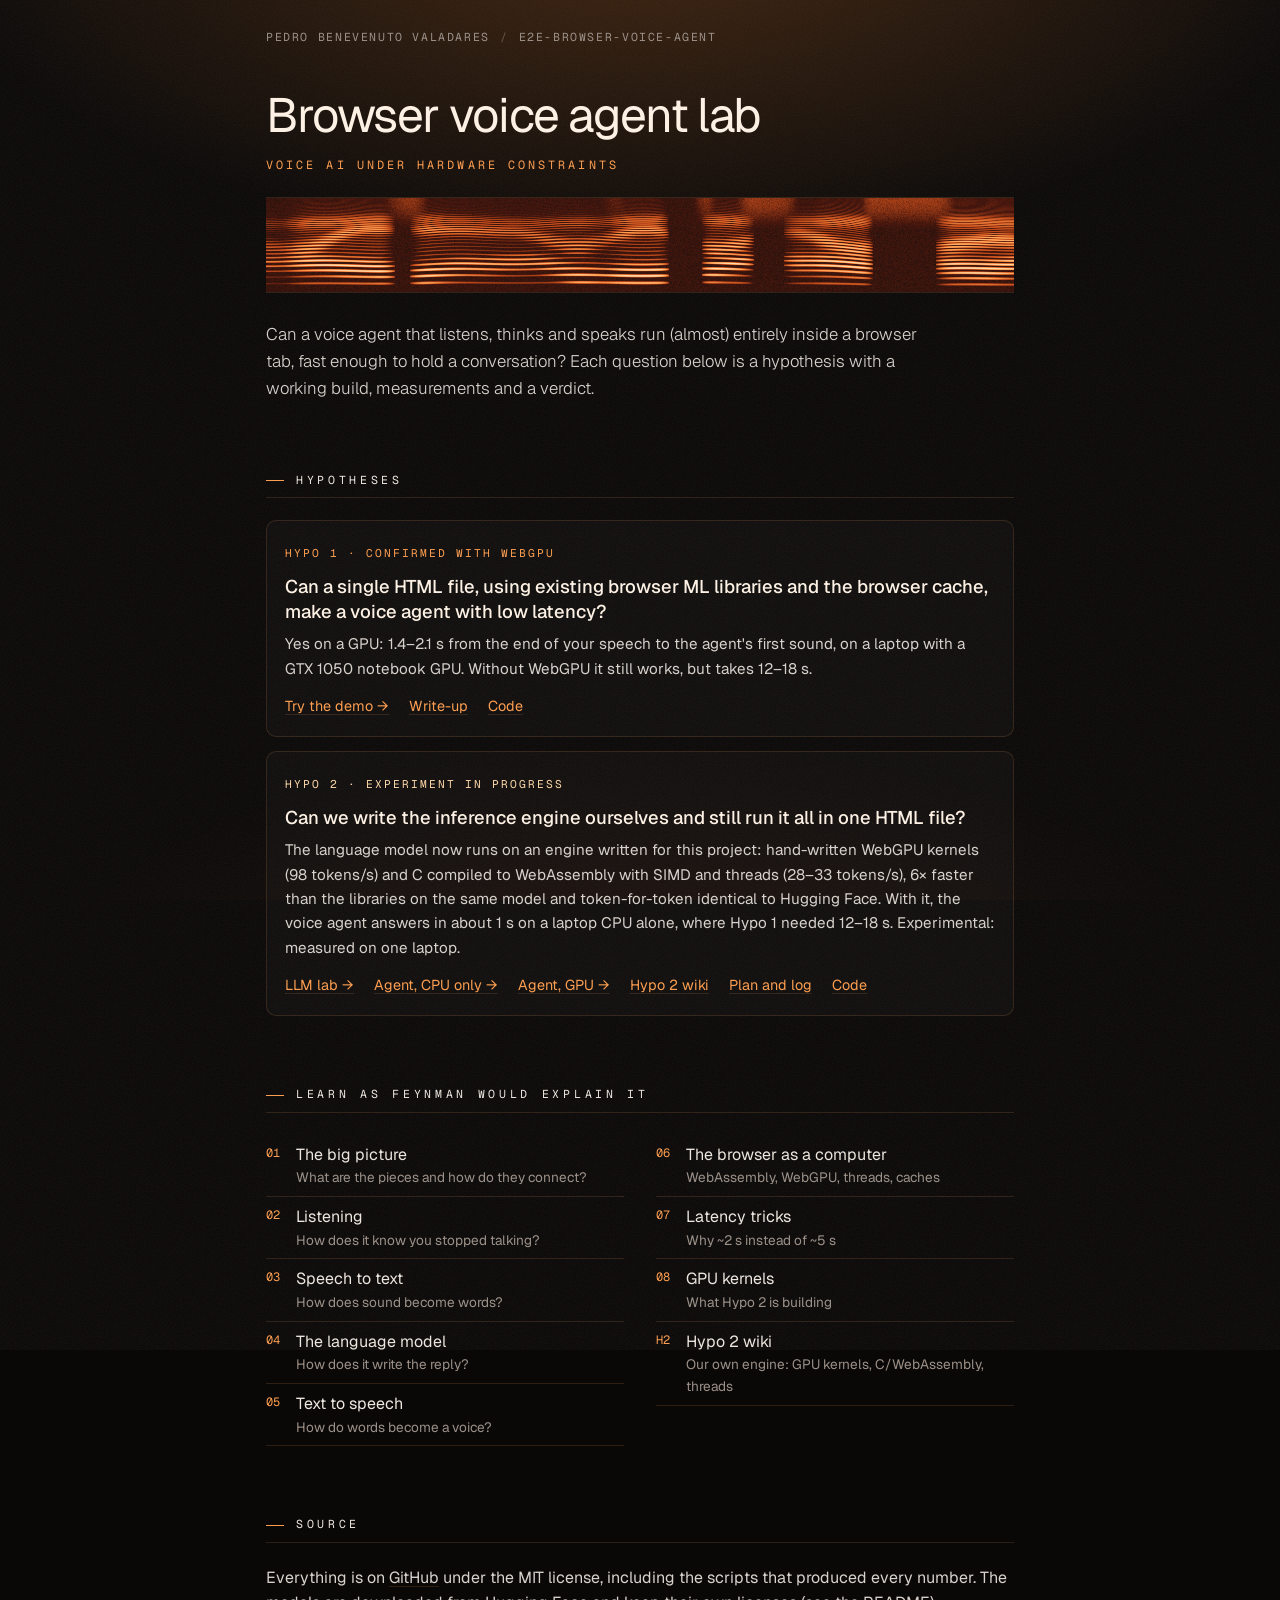
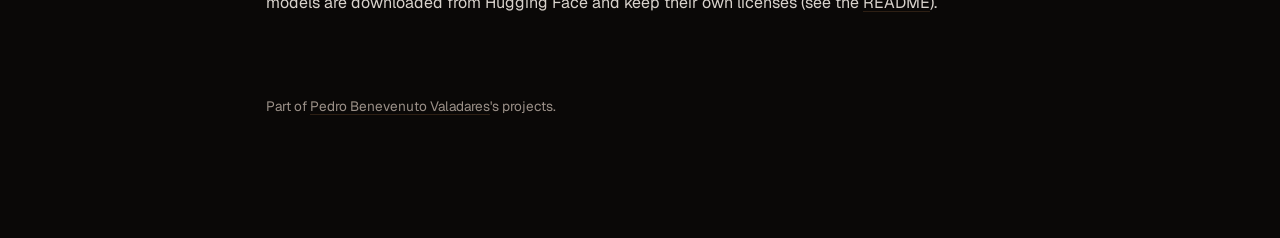
<file: index.html>
<!doctype html>
<html lang="en">
<head>
  <meta charset="utf-8">
  <meta name="viewport" content="width=device-width, initial-scale=1">
  <title>Browser Voice Agent Lab</title>
  <meta name="description" content="Hypotheses and experiments for a voice agent that runs (almost) entirely in the browser.">
  <link rel="icon" href="data:,">
  <link rel="stylesheet" href="assets/amber.css">
  <style>
    #spectrogram { display: block; width: 100%; height: 96px; margin: 4px 0 28px; border-top: 1px solid var(--line); border-bottom: 1px solid var(--line); }
    .hyps { display: grid; gap: 14px; }
    .card h3 { font: 500 1.15rem/1.35 var(--sans); color: #fff3e6; margin: 10px 0 8px; }
    .card p { margin: 0 0 14px; color: var(--soft); font-size: .95rem; }
    .card .links { display: flex; flex-wrap: wrap; gap: 6px 20px; font-size: .9rem; }
    .card .links a { color: var(--accent); }
    .tag.wip { color: #ffd8a8; }
    .wiki { columns: 2; column-gap: 32px; padding: 0; margin: 0; list-style: none; }
    .wiki li { break-inside: avoid; padding: 7px 0; border-bottom: 1px solid var(--line); }
    .wiki a { text-decoration: none; display: flex; gap: 12px; }
    .wiki .n { font: .75rem/1.9 var(--mono); color: var(--accent); width: 18px; flex: none; }
    .wiki .q { color: var(--muted); font-size: .85rem; display: block; }
    .src { color: var(--soft); }
    @media (max-width: 600px) { .wiki { columns: 1; } #spectrogram { height: 80px; } }
  </style>
</head>
<body>
<div class="grain" aria-hidden="true"></div>
<main>
  <nav class="crumbs"><a href="https://pedro1-21gw.github.io/">Pedro Benevenuto Valadares</a><span aria-hidden="true">/</span><span>e2e-browser-voice-agent</span></nav>

  <h1 class="page-title">Browser voice agent lab</h1>
  <p class="kicker">Voice AI under hardware constraints</p>
  <canvas id="spectrogram" aria-hidden="true"></canvas>
  <p class="lede">Can a voice agent that listens, thinks and speaks run (almost) entirely inside a browser tab, fast enough to hold a conversation? Each question below is a hypothesis with a working build, measurements and a verdict.</p>

  <h2 class="ch">Hypotheses</h2>
  <div class="hyps">
    <div class="card">
      <span class="tag">Hypo 1 · confirmed with WebGPU</span>
      <h3>Can a single HTML file, using existing browser ML libraries and the browser cache, make a voice agent with low latency?</h3>
      <p>Yes on a GPU: 1.4–2.1 s from the end of your speech to the agent's first sound, on a laptop with a GTX 1050 notebook GPU. Without WebGPU it still works, but takes 12–18 s.</p>
      <div class="links"><a href="h1-browser-libs/">Try the demo →</a><a href="wiki/?doc=h1-browser-libs/README.md">Write-up</a><a href="https://github.com/Pedro1-21GW/e2e-browser-voice-agent/tree/main/h1-browser-libs">Code</a></div>
    </div>
    <div class="card">
      <span class="tag wip">Hypo 2 · experiment in progress</span>
      <h3>Can we write the inference engine ourselves and still run it all in one HTML file?</h3>
      <p>The language model now runs on an engine written for this project: hand-written WebGPU kernels (98 tokens/s) and C compiled to WebAssembly with SIMD and threads (28–33 tokens/s), 6× faster than the libraries on the same model and token-for-token identical to Hugging Face. With it, the voice agent answers in about 1 s on a laptop CPU alone, where Hypo 1 needed 12–18 s. Experimental: measured on one laptop.</p>
      <div class="links"><a href="h2-own-inference-engine/m1-llm/">LLM lab →</a><a href="h1-browser-libs/?profile=h2cpu">Agent, CPU only →</a><a href="h1-browser-libs/?profile=h2">Agent, GPU →</a><a href="wiki/?doc=h2-own-inference-engine/wiki/Home.md">Hypo 2 wiki</a><a href="wiki/?doc=h2-own-inference-engine/README.md">Plan and log</a><a href="https://github.com/Pedro1-21GW/e2e-browser-voice-agent/tree/main/h2-own-inference-engine">Code</a></div>
    </div>
  </div>

  <h2 class="ch">Learn as Feynman would explain it</h2>
  <ul class="wiki">
    <li><a href="wiki/?p=01-big-picture"><span class="n">01</span><span>The big picture<span class="q">What are the pieces and how do they connect?</span></span></a></li>
    <li><a href="wiki/?p=02-listening-vad"><span class="n">02</span><span>Listening<span class="q">How does it know you stopped talking?</span></span></a></li>
    <li><a href="wiki/?p=03-speech-to-text"><span class="n">03</span><span>Speech to text<span class="q">How does sound become words?</span></span></a></li>
    <li><a href="wiki/?p=04-language-model"><span class="n">04</span><span>The language model<span class="q">How does it write the reply?</span></span></a></li>
    <li><a href="wiki/?p=05-text-to-speech"><span class="n">05</span><span>Text to speech<span class="q">How do words become a voice?</span></span></a></li>
    <li><a href="wiki/?p=06-browser-as-a-computer"><span class="n">06</span><span>The browser as a computer<span class="q">WebAssembly, WebGPU, threads, caches</span></span></a></li>
    <li><a href="wiki/?p=07-latency-tricks"><span class="n">07</span><span>Latency tricks<span class="q">Why ~2 s instead of ~5 s</span></span></a></li>
    <li><a href="wiki/?p=08-gpu-kernels"><span class="n">08</span><span>GPU kernels<span class="q">What Hypo 2 is building</span></span></a></li>
    <li><a href="wiki/?doc=h2-own-inference-engine/wiki/Home.md"><span class="n">H2</span><span>Hypo 2 wiki<span class="q">Our own engine: GPU kernels, C/WebAssembly, threads</span></span></a></li>
  </ul>

  <h2 class="ch">Source</h2>
  <p class="src">Everything is on <a href="https://github.com/Pedro1-21GW/e2e-browser-voice-agent">GitHub</a> under the MIT license, including the scripts that produced every number. The models are downloaded from Hugging Face and keep their own licenses (see the <a href="wiki/?doc=README.md">README</a>).</p>

  <footer>Part of <a href="https://pedro1-21gw.github.io/">Pedro Benevenuto Valadares</a>'s projects.</footer>
</main>
<script type="module">
  import { startSpectrogram } from "./assets/spectrogram.js";
  startSpectrogram(document.getElementById("spectrogram"));
</script>
</body>
</html>
</file>
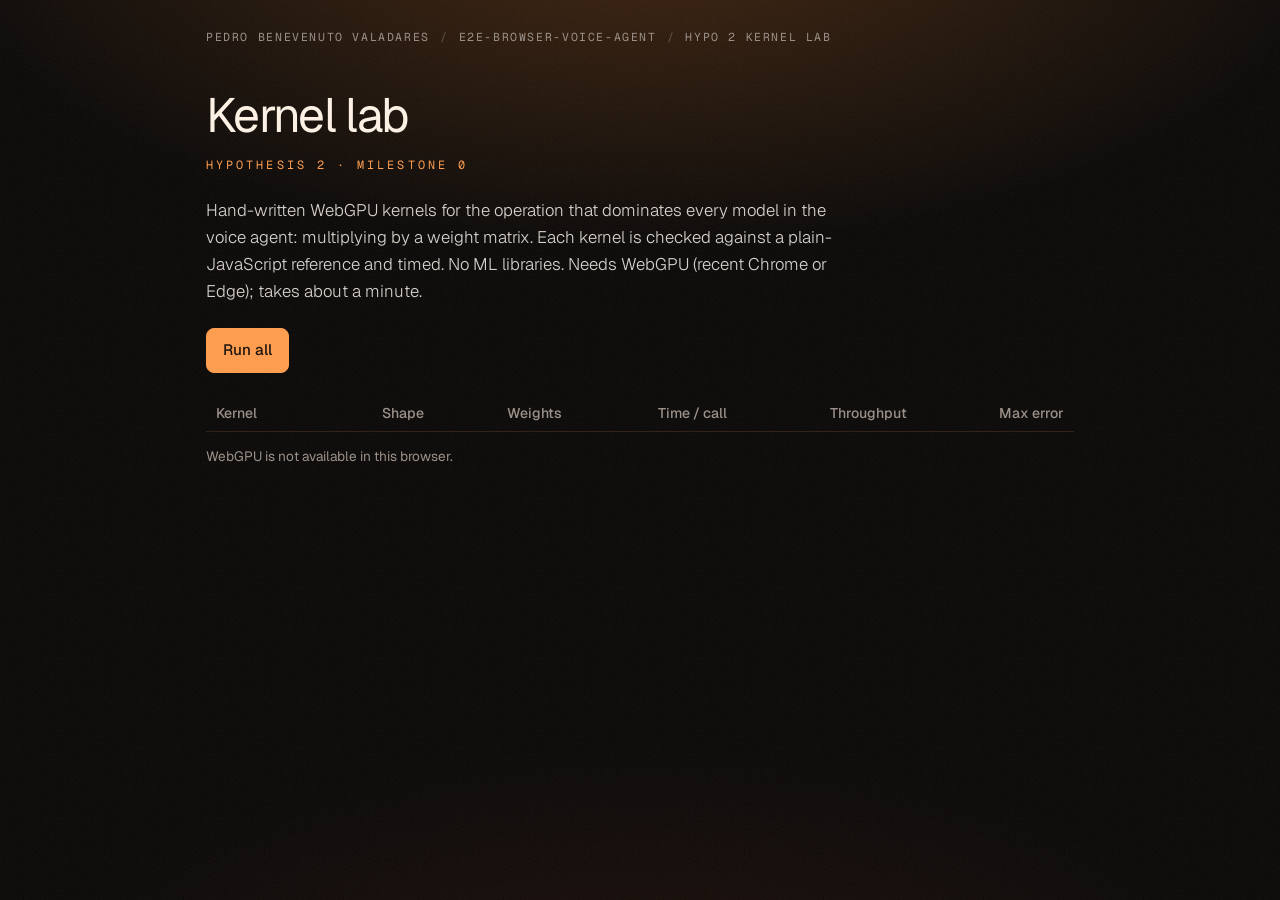
<file: h2-own-inference-engine/m0-kernels/index.html>
<!doctype html>
<html lang="en">
<head>
<meta charset="utf-8">
<meta name="viewport" content="width=device-width, initial-scale=1">
<title>H2 M0 Kernel Lab</title>
<link rel="icon" href="data:,">
<link rel="stylesheet" href="../../assets/amber.css">
<style>
  main { max-width: 900px; }
  table { margin-top: 22px; }
  th, td { text-align: right; white-space: nowrap; }
  th:first-child, td:first-child { text-align: left; }
  #info { color: var(--muted); font-size: .85rem; margin-top: 14px; }
</style>
</head>
<body>
<div class="grain" aria-hidden="true"></div>
<main>
  <nav class="crumbs"><a href="https://pedro1-21gw.github.io/">Pedro Benevenuto Valadares</a><span aria-hidden="true">/</span><a href="../../">e2e-browser-voice-agent</a><span aria-hidden="true">/</span><span>Hypo 2 kernel lab</span></nav>
  <h1 class="page-title">Kernel lab</h1>
  <p class="kicker">Hypothesis 2 · milestone 0</p>
  <p class="lede">Hand-written WebGPU kernels for the operation that dominates every model in the voice agent: multiplying by a weight matrix. Each kernel is checked against a plain-JavaScript reference and timed. No ML libraries. Needs WebGPU (recent Chrome or Edge); takes about a minute.</p>
  <button class="primary" id="run">Run all</button>
  <div class="scroll"><table><thead><tr><th>Kernel</th><th>Shape</th><th>Weights</th><th>Time / call</th><th>Throughput</th><th>Max error</th></tr></thead><tbody id="rows"></tbody></table></div>
  <p id="info"></p>
</main>
<script type="module">
// ---------------------------------------------------------------- WebGPU plumbing
const adapter = await navigator.gpu?.requestAdapter();
if (!adapter) { document.getElementById("info").textContent = "WebGPU is not available in this browser."; throw new Error("no WebGPU"); }
const device = await adapter.requestDevice({
  requiredLimits: { maxStorageBufferBindingSize: adapter.limits.maxStorageBufferBindingSize, maxBufferSize: adapter.limits.maxBufferSize },
});
const U = GPUBufferUsage;
function upload(data, usage = U.STORAGE) {
  const buf = device.createBuffer({ size: Math.max(16, data.byteLength), usage: usage | U.COPY_DST });
  device.queue.writeBuffer(buf, 0, data);
  return buf;
}
const empty = (bytes) => device.createBuffer({ size: bytes, usage: U.STORAGE | U.COPY_SRC });
async function download(buf, bytes) {
  const staging = device.createBuffer({ size: bytes, usage: U.MAP_READ | U.COPY_DST });
  const enc = device.createCommandEncoder();
  enc.copyBufferToBuffer(buf, 0, staging, 0, bytes);
  device.queue.submit([enc.finish()]);
  await staging.mapAsync(GPUMapMode.READ);
  const out = new Float32Array(staging.getMappedRange().slice(0));
  staging.unmap(); staging.destroy();
  return out;
}
const pipelines = new Map();
function pipeline(code) {
  if (!pipelines.has(code)) {
    pipelines.set(code, device.createComputePipeline({ layout: "auto", compute: { module: device.createShaderModule({ code }), entryPoint: "main" } }));
  }
  return pipelines.get(code);
}
function bind(pipe, buffers) {
  return device.createBindGroup({ layout: pipe.getBindGroupLayout(0), entries: buffers.map((buffer, binding) => ({ binding, resource: { buffer } })) });
}
// Run the same dispatch `reps` times in one submission and return ms per call.
async function time(pipe, group, grid, reps = 50) {
  const go = (n) => {
    const enc = device.createCommandEncoder();
    const pass = enc.beginComputePass();
    pass.setPipeline(pipe); pass.setBindGroup(0, group);
    for (let i = 0; i < n; i++) pass.dispatchWorkgroups(...grid);
    pass.end(); device.queue.submit([enc.finish()]);
    return device.queue.onSubmittedWorkDone();
  };
  await go(3);                      // warm-up (shader compilation, caches)
  const t = performance.now();
  await go(reps);
  return (performance.now() - t) / reps;
}

// ---------------------------------------------------------------- deterministic random data
let seed = 12345;
const rand = () => ((seed = (seed * 1103515245 + 12345) >>> 0) / 2 ** 32) * 2 - 1;
const randArray = (n, scale = 1) => Float32Array.from({ length: n }, () => rand() * scale);

// ---------------------------------------------------------------- kernels (WGSL)
// y[N] = W[N,K] · x[K]. One workgroup of 256 threads per output row; threads read
// neighbouring elements so memory reads are coalesced, then sum their partials in shared memory.
const REDUCE = (T) => `
  partial[lid.x] = s;
  workgroupBarrier();
  for (var off = ${T / 2}u; off > 0u; off >>= 1u) {
    if (lid.x < off) { partial[lid.x] += partial[lid.x + off]; }
    workgroupBarrier();
  }
  if (lid.x == 0u) { y[row] = partial[0]; }`;

const GEMV_F32 = (T) => `
@group(0) @binding(0) var<storage, read> W: array<vec4<f32>>;
@group(0) @binding(1) var<storage, read> x: array<vec4<f32>>;
@group(0) @binding(2) var<storage, read_write> y: array<f32>;
@group(0) @binding(3) var<uniform> p: vec4<u32>;            // (N, K, 0, 0)
var<workgroup> partial: array<f32, ${T}>;
@compute @workgroup_size(${T})
fn main(@builtin(workgroup_id) wg: vec3<u32>, @builtin(local_invocation_id) lid: vec3<u32>) {
  let row = wg.x; let K4 = p.y / 4u;
  var s = 0.0;
  for (var k = lid.x; k < K4; k += ${T}u) { s += dot(W[row * K4 + k], x[k]); }
  ${REDUCE(T)}
}`;

// 4-bit weights: 8 values per u32 (q in 0..15, value = (q - 8) * scale), one fp32 scale per 32 values.
const GEMV_Q4 = (T) => `
@group(0) @binding(0) var<storage, read> Wq: array<u32>;
@group(0) @binding(1) var<storage, read> S: array<f32>;
@group(0) @binding(2) var<storage, read> x: array<vec4<f32>>;
@group(0) @binding(3) var<storage, read_write> y: array<f32>;
@group(0) @binding(4) var<uniform> p: vec4<u32>;
var<workgroup> partial: array<f32, ${T}>;
@compute @workgroup_size(${T})
fn main(@builtin(workgroup_id) wg: vec3<u32>, @builtin(local_invocation_id) lid: vec3<u32>) {
  let row = wg.x; let words = p.y / 8u;
  var s = 0.0;
  for (var w = lid.x; w < words; w += ${T}u) {
    let q = Wq[row * words + w];
    let lo = vec4<f32>(f32(q & 15u), f32((q >> 4u) & 15u), f32((q >> 8u) & 15u), f32((q >> 12u) & 15u)) - 8.0;
    let hi = vec4<f32>(f32((q >> 16u) & 15u), f32((q >> 20u) & 15u), f32((q >> 24u) & 15u), f32(q >> 28u)) - 8.0;
    s += S[row * (p.y / 32u) + w / 4u] * (dot(lo, x[2u * w]) + dot(hi, x[2u * w + 1u]));
  }
  ${REDUCE(T)}
}`;

// Ternary weights (Parakeet Redux style): 16 values per u32, 2 bits each (code 0,1,2 = -1,0,+1),
// one fp32 scale per 128 values. The "multiply" is really add / skip / subtract.
const GEMV_TERNARY = (T) => `
@group(0) @binding(0) var<storage, read> Wt: array<u32>;
@group(0) @binding(1) var<storage, read> S: array<f32>;
@group(0) @binding(2) var<storage, read> x: array<vec4<f32>>;
@group(0) @binding(3) var<storage, read_write> y: array<f32>;
@group(0) @binding(4) var<uniform> p: vec4<u32>;
var<workgroup> partial: array<f32, ${T}>;
@compute @workgroup_size(${T})
fn main(@builtin(workgroup_id) wg: vec3<u32>, @builtin(local_invocation_id) lid: vec3<u32>) {
  let row = wg.x; let words = p.y / 16u;
  var s = 0.0;
  for (var w = lid.x; w < words; w += ${T}u) {
    let t = Wt[row * words + w];
    var acc = 0.0;
    for (var j = 0u; j < 4u; j++) {
      let b = t >> (8u * j);
      let v = vec4<f32>(f32(b & 3u), f32((b >> 2u) & 3u), f32((b >> 4u) & 3u), f32((b >> 6u) & 3u)) - 1.0;
      acc += dot(v, x[4u * w + j]);
    }
    s += S[row * (p.y / 128u) + w / 8u] * acc;
  }
  ${REDUCE(T)}
}`;

// C[M,N] = A[M,K] · W[N,K]^T  (a layer applied to M positions at once: prefill / encoder).
// Naive: one thread per output, everything read from main memory.
const MATMUL_NAIVE = `
@group(0) @binding(0) var<storage, read> A: array<f32>;
@group(0) @binding(1) var<storage, read> W: array<f32>;
@group(0) @binding(2) var<storage, read_write> C: array<f32>;
@group(0) @binding(3) var<uniform> p: vec4<u32>;            // (M, N, K, 0)
@compute @workgroup_size(16, 16)
fn main(@builtin(global_invocation_id) g: vec3<u32>) {
  let n = g.x; let m = g.y;
  if (m >= p.x || n >= p.y) { return; }
  var s = 0.0;
  for (var k = 0u; k < p.z; k++) { s += A[m * p.z + k] * W[n * p.z + k]; }
  C[m * p.y + n] = s;
}`;

// Tiled: a 16x16 workgroup loads 16x16 tiles of A and W into fast shared memory once,
// and every thread reuses them 16 times instead of fetching from main memory each time.
const MATMUL_TILED = `
@group(0) @binding(0) var<storage, read> A: array<f32>;
@group(0) @binding(1) var<storage, read> W: array<f32>;
@group(0) @binding(2) var<storage, read_write> C: array<f32>;
@group(0) @binding(3) var<uniform> p: vec4<u32>;
var<workgroup> ta: array<array<f32, 16>, 16>;
var<workgroup> tw: array<array<f32, 16>, 16>;
@compute @workgroup_size(16, 16)
fn main(@builtin(workgroup_id) wg: vec3<u32>, @builtin(local_invocation_id) l: vec3<u32>) {
  let m = wg.y * 16u + l.y; let n = wg.x * 16u + l.x;
  var s = 0.0;
  for (var k0 = 0u; k0 < p.z; k0 += 16u) {
    ta[l.y][l.x] = select(0.0, A[m * p.z + k0 + l.x], m < p.x);
    tw[l.y][l.x] = select(0.0, W[(wg.x * 16u + l.y) * p.z + k0 + l.x], wg.x * 16u + l.y < p.y);
    workgroupBarrier();
    for (var k = 0u; k < 16u; k++) { s += ta[l.y][k] * tw[l.x][k]; }
    workgroupBarrier();
  }
  if (m < p.x && n < p.y) { C[m * p.y + n] = s; }
}`;

// Register-blocked: each thread computes a 4x4 block of outputs, so every value loaded
// from shared memory is used 4 times from registers. A 16x16 workgroup covers 64x64 outputs.
const MATMUL_TILED_4X4 = `
@group(0) @binding(0) var<storage, read> A: array<f32>;
@group(0) @binding(1) var<storage, read> W: array<f32>;
@group(0) @binding(2) var<storage, read_write> C: array<f32>;
@group(0) @binding(3) var<uniform> p: vec4<u32>;
var<workgroup> ta: array<array<f32, 16>, 64>;               // 64 rows of A x 16 k
var<workgroup> tw: array<array<f32, 16>, 64>;               // 64 rows of W x 16 k
@compute @workgroup_size(16, 16)
fn main(@builtin(workgroup_id) wg: vec3<u32>, @builtin(local_invocation_id) l: vec3<u32>) {
  let m0 = wg.y * 64u; let n0 = wg.x * 64u;
  let tid = l.y * 16u + l.x;
  var acc: array<array<f32, 4>, 4>;
  for (var k0 = 0u; k0 < p.z; k0 += 16u) {
    for (var i = 0u; i < 4u; i++) {                         // 256 threads load 64x16 = 1024 values of each tile
      let idx = tid + i * 256u; let r = idx / 16u; let c = idx % 16u;
      ta[r][c] = select(0.0, A[(m0 + r) * p.z + k0 + c], m0 + r < p.x);
      tw[r][c] = select(0.0, W[(n0 + r) * p.z + k0 + c], n0 + r < p.y);
    }
    workgroupBarrier();
    for (var k = 0u; k < 16u; k++) {
      var a: array<f32, 4>; var b: array<f32, 4>;
      for (var i = 0u; i < 4u; i++) { a[i] = ta[l.y * 4u + i][k]; b[i] = tw[l.x * 4u + i][k]; }
      for (var i = 0u; i < 4u; i++) { for (var j = 0u; j < 4u; j++) { acc[i][j] += a[i] * b[j]; } }
    }
    workgroupBarrier();
  }
  for (var i = 0u; i < 4u; i++) {
    for (var j = 0u; j < 4u; j++) {
      let m = m0 + l.y * 4u + i; let n = n0 + l.x * 4u + j;
      if (m < p.x && n < p.y) { C[m * p.y + n] = acc[i][j]; }
    }
  }
}`;

// The floor: a kernel that does (almost) nothing. Whatever it costs is pure dispatch overhead.
const EMPTY = `
@group(0) @binding(0) var<storage, read_write> y: array<f32>;
@compute @workgroup_size(64)
fn main(@builtin(global_invocation_id) g: vec3<u32>) { if (g.x == 0u) { y[0] = 1.0; } }`;

// ---------------------------------------------------------------- quantizers + CPU references
function quantizeQ4(W, N, K) {                 // returns packed words, scales, and the dequantized matrix
  const words = new Uint32Array(N * K / 8), S = new Float32Array(N * K / 32), D = new Float32Array(N * K);
  for (let b = 0; b < N * K / 32; b++) {
    let amax = 0; for (let i = 0; i < 32; i++) amax = Math.max(amax, Math.abs(W[b * 32 + i]));
    const sc = amax / 7 || 1; S[b] = sc;
    for (let i = 0; i < 32; i++) {
      const q = Math.max(0, Math.min(15, Math.round(W[b * 32 + i] / sc) + 8));
      const e = b * 32 + i; words[e >> 3] |= q << (4 * (e & 7)); D[e] = (q - 8) * sc;
    }
  }
  return { words, S, D };
}
function quantizeTernary(W, N, K) {
  const words = new Uint32Array(N * K / 16), S = new Float32Array(N * K / 128), D = new Float32Array(N * K);
  for (let b = 0; b < N * K / 128; b++) {
    let mean = 0; for (let i = 0; i < 128; i++) mean += Math.abs(W[b * 128 + i]);
    const sc = mean / 128 || 1; S[b] = sc;                  // absmean scaling, as in BitNet b1.58
    for (let i = 0; i < 128; i++) {
      const t = Math.max(-1, Math.min(1, Math.round(W[b * 128 + i] / sc)));
      const e = b * 128 + i; words[e >> 4] |= (t + 1) << (2 * (e & 15)); D[e] = t * sc;
    }
  }
  return { words, S, D };
}
function gemvRef(W, x, N, K) {
  const y = new Float32Array(N);
  for (let n = 0; n < N; n++) { let s = 0; for (let k = 0; k < K; k++) s += W[n * K + k] * x[k]; y[n] = s; }
  return y;
}
function matmulRef(A, W, M, N, K) {
  const C = new Float32Array(M * N);
  for (let m = 0; m < M; m++) for (let n = 0; n < N; n++) {
    let s = 0; for (let k = 0; k < K; k++) s += A[m * K + k] * W[n * K + k]; C[m * N + n] = s;
  }
  return C;
}
const maxErr = (a, b) => { let e = 0, r = 0; for (let i = 0; i < a.length; i++) { e = Math.max(e, Math.abs(a[i] - b[i])); r = Math.max(r, Math.abs(b[i])); } return e / (r || 1); };

// ---------------------------------------------------------------- experiments
const results = [];
function report(r) {
  results.push(r);
  const tr = document.createElement("tr");
  tr.innerHTML = [r.kernel, r.shape, r.weights, r.ms.toFixed(3) + " ms", r.throughput, r.err.toExponential(1)].map((v) => `<td>${v}</td>`).join("");
  document.getElementById("rows").appendChild(tr);
}

let THREADS = [256];
async function benchGemv(N, K) {
  const W = randArray(N * K, 0.05), x = randArray(K);
  const params = upload(new Uint32Array([N, K, 0, 0]), U.UNIFORM);
  const y = empty(N * 4);
  const variants = [
    ["gemv fp32", GEMV_F32, W, () => [upload(W), upload(x), y, params], N * K * 4],
  ];
  const q4 = quantizeQ4(W, N, K), t3 = quantizeTernary(W, N, K);
  variants.push(["gemv 4-bit", GEMV_Q4, q4.D, () => [upload(q4.words), upload(q4.S), upload(x), y, params], q4.words.byteLength + q4.S.byteLength]);
  variants.push(["gemv ternary (2-bit)", GEMV_TERNARY, t3.D, () => [upload(t3.words), upload(t3.S), upload(x), y, params], t3.words.byteLength + t3.S.byteLength]);
  for (const [name, code, ref, buffers, bytes] of variants) for (const T of THREADS) {
    const pipe = pipeline(code(T)), group = bind(pipe, buffers());
    const ms = await time(pipe, group, [N]);
    const err = maxErr(await download(y, N * 4), gemvRef(ref, x, N, K));
    report({ kernel: `${name}, ${T} thr/row`, shape: `${N}×${K} · vec`, weights: (bytes / 1e6).toFixed(1) + " MB", ms, gbps: bytes / ms / 1e6,
             throughput: (bytes / ms / 1e6).toFixed(1) + " GB/s", err });
  }
}

async function benchMatmul(M, N, K) {
  const A = randArray(M * K), W = randArray(N * K, 0.05);
  const params = upload(new Uint32Array([M, N, K, 0]), U.UNIFORM);
  const C = empty(M * N * 4);
  const ref = matmulRef(A, W, M, N, K);
  const flops = 2 * M * N * K;
  for (const [name, code, grid] of [
    ["matmul naive", MATMUL_NAIVE, [Math.ceil(N / 16), Math.ceil(M / 16)]],
    ["matmul tiled 16×16", MATMUL_TILED, [Math.ceil(N / 16), Math.ceil(M / 16)]],
    ["matmul tiled + 4×4 per thread", MATMUL_TILED_4X4, [Math.ceil(N / 64), Math.ceil(M / 64)]],
  ]) {
    const pipe = pipeline(code), group = bind(pipe, [upload(A), upload(W), C, params]);
    const ms = await time(pipe, group, grid, 20);
    const err = maxErr(await download(C, M * N * 4), ref);
    report({ kernel: name, shape: `${M}×${K} · ${K}×${N}`, weights: (N * K * 4 / 1e6).toFixed(1) + " MB", ms, gflops: flops / ms / 1e6,
             throughput: (flops / ms / 1e6).toFixed(0) + " GFLOP/s", err });
  }
}

async function benchEmpty() {
  const y = empty(16), pipe = pipeline(EMPTY), group = bind(pipe, [y]);
  for (const wg of [1, 4096]) {
    const ms = await time(pipe, group, [wg], 200);
    report({ kernel: "empty kernel (overhead floor)", shape: `${wg} workgroups`, weights: "–", ms, throughput: "–", err: 0 });
  }
}

async function runAll(threads = [32, 64, 128, 256]) {
  THREADS = threads;
  document.getElementById("rows").innerHTML = ""; results.length = 0;
  await benchEmpty();
  // Shapes from the real models: Parakeet feed-forward (1024 → 4096 → 1024), Qwen2.5-0.5B MLP (896 → 4864).
  await benchGemv(4096, 1024);
  await benchGemv(1024, 4096);
  await benchGemv(4864, 896);
  // 80 positions ≈ the Parakeet encoder on a 6 s clip (76 frames).
  await benchMatmul(80, 4096, 1024);
  await benchMatmul(256, 4096, 1024);
  const info = adapter.info || {};
  document.getElementById("info").textContent = `GPU: ${info.vendor || "?"} ${info.architecture || ""} · fp16 shaders: ${adapter.features.has("shader-f16")}`;
  return { gpu: info.vendor + " " + info.architecture, results };
}
document.getElementById("run").onclick = () => runAll();
window.runAll = runAll;
window.ready = true;
</script>
</body>
</html>
</file>
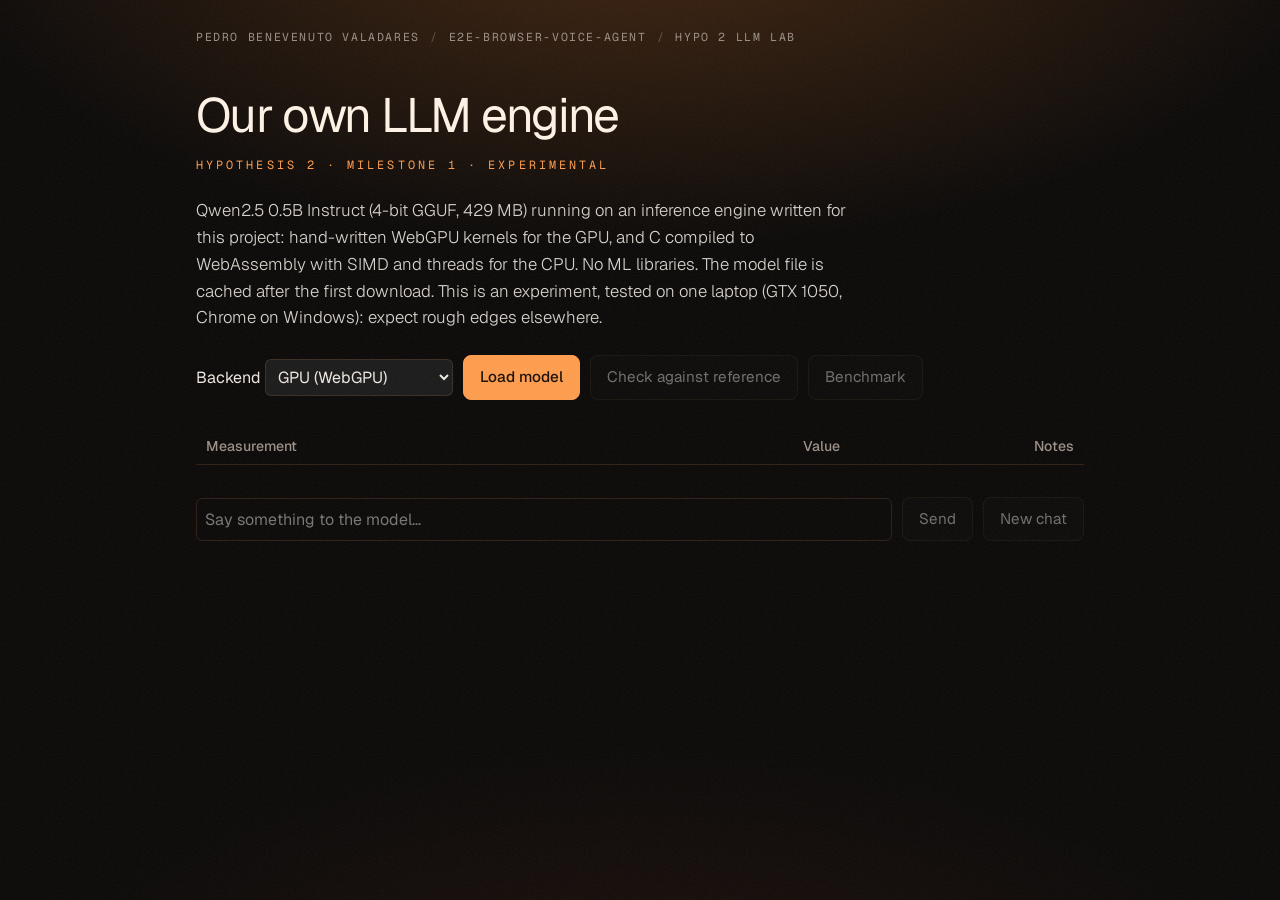
<file: h2-own-inference-engine/m1-llm/index.html>
<!doctype html>
<html lang="en">
<head>
<meta charset="utf-8">
<meta name="viewport" content="width=device-width, initial-scale=1">
<title>H2 LLM Lab</title>
<script>
  // Threads in WebAssembly need cross-origin isolation; GitHub Pages can't send the headers, so a service worker adds
  // them and the page reloads once (serve.py sends them directly when running locally).
  if (!window.crossOriginIsolated && "serviceWorker" in navigator) {
    navigator.serviceWorker.register("sw.js").then(() => {
      if (!sessionStorage.getItem("coi-reloaded")) { sessionStorage.setItem("coi-reloaded", "1"); location.reload(); }
    });
  }
</script>
<link rel="icon" href="data:,">
<link rel="stylesheet" href="../../assets/amber.css">
<style>
  main { max-width: 920px; }
  .row { display: flex; gap: 10px; flex-wrap: wrap; align-items: center; margin: 14px 0; }
  select, input[type=number] { font: inherit; padding: 6px 8px; background: var(--panel, #1a1a1a); color: inherit; border: 1px solid var(--line, #444); border-radius: 6px; }
  table { margin-top: 14px; }
  th, td { text-align: right; white-space: nowrap; }
  th:first-child, td:first-child { text-align: left; }
  #log { color: var(--muted); font-size: .85rem; white-space: pre-wrap; margin-top: 10px; }
  #chat { margin-top: 18px; display: flex; flex-direction: column; gap: 8px; }
  .msg { padding: 8px 12px; border-radius: 8px; border: 1px solid var(--line, #444); max-width: 85%; }
  .msg.user { align-self: flex-end; }
  #say { flex: 1; min-width: 200px; font: inherit; padding: 8px; background: transparent; color: inherit; border: 1px solid var(--line, #444); border-radius: 6px; }
  .stat { color: var(--muted); font-size: .8rem; }
</style>
</head>
<body>
<div class="grain" aria-hidden="true"></div>
<main>
  <nav class="crumbs"><a href="https://pedro1-21gw.github.io/">Pedro Benevenuto Valadares</a><span aria-hidden="true">/</span><a href="../../">e2e-browser-voice-agent</a><span aria-hidden="true">/</span><span>Hypo 2 LLM lab</span></nav>
  <h1 class="page-title">Our own LLM engine</h1>
  <p class="kicker">Hypothesis 2 · milestone 1 · experimental</p>
  <p class="lede">Qwen2.5 0.5B Instruct (4-bit GGUF, 429 MB) running on an inference engine written for this project: hand-written WebGPU kernels for the GPU, and C compiled to WebAssembly with SIMD and threads for the CPU. No ML libraries. The model file is cached after the first download. This is an experiment, tested on one laptop (GTX 1050, Chrome on Windows): expect rough edges elsewhere.</p>
  <div class="row">
    <label>Backend <select id="backend">
      <option value="webgpu">GPU (WebGPU)</option>
      <option value="cpu">CPU (WebAssembly)</option>
    </select></label>
    <label id="thr-l">Threads <input id="threads" type="number" min="1" max="16" value="4" style="width:4em"></label>
    <button class="primary" id="load">Load model</button>
    <button id="check" disabled>Check against reference</button>
    <button id="bench" disabled>Benchmark</button>
  </div>
  <div class="scroll"><table><thead><tr><th>Measurement</th><th>Value</th><th>Notes</th></tr></thead><tbody id="rows"></tbody></table></div>
  <div id="log"></div>
  <div id="chat"></div>
  <div class="row"><input id="say" placeholder="Say something to the model…" disabled><button id="send" disabled>Send</button><button id="reset" disabled>New chat</button></div>
</main>
<script type="module">
import { LLM } from "../engine/llm.js";
import { cpuCapabilities } from "../engine/cpu.js";
import { chatPrompt } from "../engine/tokenizer.js";

const $ = (id) => document.getElementById(id);
const params = new URLSearchParams(location.search);
const MODEL = params.get("model") || "https://huggingface.co/Qwen/Qwen2.5-0.5B-Instruct-GGUF/resolve/main/qwen2.5-0.5b-instruct-q4_0.gguf";
const SYSTEM = "You are a friendly voice assistant. Your replies are spoken aloud, so answer in one or two short, natural sentences. Never use lists, markdown, emojis or code.";
let llm = null;
const history = [];
const log = (s) => { $("log").textContent = s; };
const row = (k, v, note = "") => { const tr = document.createElement("tr"); tr.innerHTML = `<td>${k}</td><td>${v}</td><td>${note}</td>`; $("rows").appendChild(tr); };
const ms = (v) => v >= 1000 ? (v / 1000).toFixed(2) + " s" : v.toFixed(v < 10 ? 1 : 0) + " ms";
const median = (a) => { const s = [...a].sort((x, y) => x - y); return s[s.length >> 1]; };

const cap = cpuCapabilities();
if (!navigator.gpu) { $("backend").value = "cpu"; $("backend").querySelector("[value=webgpu]").disabled = true; }
$("threads").value = params.get("threads") || cap.cores;
if (!cap.threads) { $("threads").value = 1; $("threads").disabled = true; }
if (params.get("backend")) $("backend").value = params.get("backend");

async function load(opts = {}) {
  const backend = opts.backend || $("backend").value;
  llm?.be.destroy?.();
  llm = null;
  $("rows").innerHTML = "";
  const t0 = performance.now();
  llm = await LLM.load({
    url: opts.url || MODEL, backend, threads: Number(opts.threads || $("threads").value), decodeThreads: opts.decodeThreads, relaxed: opts.relaxed,
    keepLogits: !!opts.keepLogits,
    onProgress: ({ stage, got, total }) => log(stage === "upload" ? `preparing weights: layer ${got} / ${total}` : `${stage === "cache" ? "reading cache" : "downloading"}: ${(got / 1e6).toFixed(0)} / ${(total / 1e6).toFixed(0)} MB`),
  });
  const loadMs = performance.now() - t0;
  row("Backend", backend === "webgpu" ? "GPU (WebGPU)" : "CPU (WebAssembly)", llm.be.info);
  row("Load", ms(loadMs), `download/cache ${ms(llm.loadTimes.download)}, weights → ${backend === "webgpu" ? "GPU" : "WASM memory"} + warm-up ${ms(llm.loadTimes.prepare)}`);
  log("");
  for (const id of ["check", "bench", "say", "send", "reset"]) $(id).disabled = false;
  return { backend, info: llm.be.info, loadMs, download: llm.loadTimes.download, prepare: llm.loadTimes.prepare };
}

// Compare with reference.json (Hugging Face Transformers on the same GGUF weights).
async function check() {
  const ref = await (await fetch("reference.json")).json();
  const out = [];
  for (const c of ref.chats) {
    llm.reset();
    const ids = await llm.generateIds(c.prompt_ids, ref.steps);
    const eos = c.greedy_ids.indexOf(llm.cfg.eos);
    const upTo = eos < 0 ? ref.steps : eos + 1;
    let agree = 0; while (agree < upTo && ids[agree] === c.greedy_ids[agree]) agree++;
    out.push({ prompt: c.messages.at(-1).content, agree, of: upTo, text: llm.tok.decode(ids.slice(0, upTo)) });
    row(`Check: “${c.messages.at(-1).content}”`, `${agree} / ${upTo} tokens`, agree === upTo ? "identical to the reference" : "DIFFERS");
  }
  llm.reset();
  return out;
}

// Speed: prompt processing (prefill) at a few lengths, generation speed, and a voice-turn time to first token.
async function bench() {
  const tok = llm.tok, be = llm.be;
  const words = "The quick brown fox jumps over the lazy dog while the sun sets behind the hills and birds sing. ".repeat(40);
  const base = tok.encode(words);
  const r = { prefill: [], decode: null, turn: null };
  for (const n of [16, 64, 256]) {
    const ids = base.slice(0, n);
    const times = [];
    for (let i = 0; i < 3; i++) { llm.reset(); const t = performance.now(); await be.forward(ids, 0, {}); times.push(performance.now() - t); }
    const m = median(times);
    r.prefill.push({ tokens: n, ms: m, tokPerS: n / m * 1000 });
    row(`Prompt processing, ${n} tokens`, ms(m), `${(n / m * 1000).toFixed(0)} tokens/s`);
  }
  // Generation: 64 steps after a 32-token prompt, feeding back whatever comes out (ignores end-of-text).
  {
    llm.reset();
    let next = await be.forward(base.slice(0, 32), 0, {});
    const times = [];
    for (let i = 0; i < 64; i++) { const t = performance.now(); next = await be.forward([next], 32 + i, {}); times.push(performance.now() - t); }
    const m = median(times);
    r.decode = { msPerToken: m, tokPerS: 1000 / m, p90: [...times].sort((a, b) => a - b)[Math.floor(times.length * 0.9)] };
    row("Generation speed", `${(1000 / m).toFixed(1)} tokens/s`, `median ${ms(m)} per token, 90th percentile ${ms(r.decode.p90)}`);
  }
  // A voice turn: system prompt + one earlier exchange already in the cache, then a new question.
  {
    llm.reset();
    const msgs = [{ role: "system", content: SYSTEM }, { role: "user", content: "Hi, who are you?" }, { role: "assistant", content: "I'm your voice assistant. How can I help?" }];
    const q = { role: "user", content: "What's a good name for a black cat?" };
    await llm.feed(tok.encode(chatPrompt(msgs, false)), {});   // the conversation so far is in the cache
    const t = performance.now();
    let first = null, n = 0, text = "";
    for await (const piece of llm.chat([...msgs, q], { maxTokens: 40 })) { if (first == null) first = performance.now() - t; text += piece; n++; }
    r.turn = { ...llm.stats, firstPieceMs: first, text };
    row("Voice turn: time to first token", ms(llm.stats.firstTokenMs), `${llm.stats.prefilled} new tokens processed, ${llm.stats.reused} reused from the cache`);
    row("Voice turn: reply", `${llm.stats.tokens} tokens in ${ms(llm.stats.totalMs)}`, `“${text.trim().slice(0, 70)}”`);
  }
  llm.reset();
  return r;
}

async function send() {
  const text = $("say").value.trim();
  if (!text) return;
  $("say").value = "";
  history.push({ role: "user", content: text });
  const u = document.createElement("div"); u.className = "msg user"; u.textContent = text; $("chat").appendChild(u);
  const a = document.createElement("div"); a.className = "msg"; a.textContent = "…"; $("chat").appendChild(a);
  let reply = "";
  for await (const piece of llm.chat([{ role: "system", content: SYSTEM }, ...history], { maxTokens: 200 })) { reply += piece; a.textContent = reply; }
  history.push({ role: "assistant", content: reply.trim() });
  const s = llm.stats, st = document.createElement("div"); st.className = "stat";
  st.textContent = `first token ${ms(s.firstTokenMs)} (${s.prefilled} new prompt tokens, ${s.reused} cached) · ${s.decodeTokPerS.toFixed(1)} tokens/s`;
  a.appendChild(st);
}

$("load").onclick = () => load().catch((e) => log(String(e.stack || e)));
$("check").onclick = () => check().catch((e) => log(String(e.stack || e)));
$("bench").onclick = () => bench().catch((e) => log(String(e.stack || e)));
$("send").onclick = () => send().catch((e) => log(String(e.stack || e)));
$("say").onkeydown = (e) => { if (e.key === "Enter") $("send").click(); };
$("reset").onclick = () => { history.length = 0; $("chat").innerHTML = ""; llm.reset(); };
$("backend").onchange = () => { $("thr-l").hidden = $("backend").value !== "cpu"; };
$("backend").onchange();
window.lab = { load, check, bench, get llm() { return llm; } };
window.ready = true;
</script>
</body>
</html>
</file>
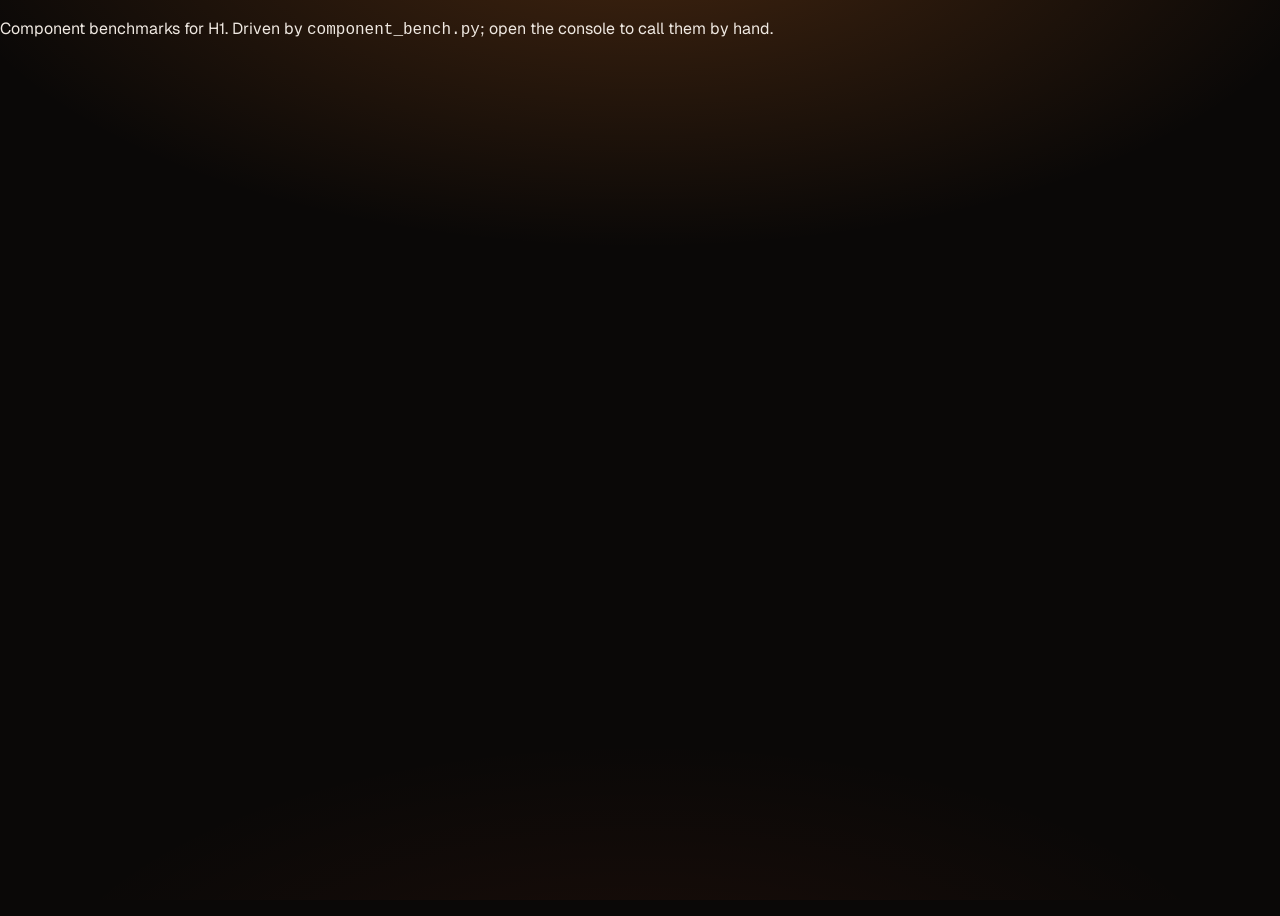
<file: h1-browser-libs/bench/components.html>
<!doctype html>
<meta charset="utf-8">
<title>H1 component benchmarks</title>
<link rel="stylesheet" href="../../assets/amber.css">
<script>
  // Same cross-origin isolation trick as the main page (sw.js lives one folder up).
  if (!crossOriginIsolated) navigator.serviceWorker.register("../sw.js").then(() => setTimeout(() => location.reload(), 300));
</script>
<p>Component benchmarks for H1. Driven by <code>component_bench.py</code>; open the console to call them by hand.</p>
<script type="module">
const ORT = "https://cdn.jsdelivr.net/npm/onnxruntime-web@1.30.0/dist/";
const PARAKEET = "https://huggingface.co/Olicorne/parakeet-tdt-0.6b-v3-redux-onnx/resolve/main/";
const bytes = async (u) => new Uint8Array(await (await fetch(u)).arrayBuffer());
const decode16k = async (url) => {
  const data = await (await fetch(url)).arrayBuffer();
  return (await new OfflineAudioContext(1, 1, 16000).decodeAudioData(data)).getChannelData(0).slice();
};

// Parakeet encoder: CPU (wasm) vs GPU (webgpu), 2-bit vs 4-bit weights.
window.benchEncoder = async (variant = "w2a8", ep = "wasm", threads = 4) => {
  const ortCpu = await import(ORT + "ort.wasm.min.mjs");
  const ort = ep === "webgpu" ? await import(ORT + "ort.webgpu.min.mjs") : ortCpu;
  for (const o of [ortCpu, ort]) { o.env.wasm.numThreads = threads; o.env.wasm.wasmPaths = ORT; }
  // The preprocessor casts to float64, which ORT's WebGPU build lacks, so it always uses the CPU build.
  const pre = await ortCpu.InferenceSession.create(await bytes(PARAKEET + "nemo128.onnx"));
  const t0 = performance.now();
  const enc = await ort.InferenceSession.create(await bytes(PARAKEET + `${variant}/encoder-model.${variant}.onnx`),
    { executionProviders: ep === "webgpu" ? ["webgpu", "wasm"] : ["wasm"], graphOptimizationLevel: "all" });
  const out = { variant, ep, threads, loadMs: Math.round(performance.now() - t0) };
  for (const clip of ["../samples/test.wav", "../samples/short.wav"]) {
    const wav = await decode16k(clip);
    const f = await pre.run({ waveforms: new ortCpu.Tensor("float32", wav, [1, wav.length]),
                              waveforms_lens: new ortCpu.Tensor("int64", BigInt64Array.of(BigInt(wav.length)), [1]) });
    const feeds = { audio_signal: new ort.Tensor("float32", f.features.data, f.features.dims),
                    length: new ort.Tensor("int64", f.features_lens.data, f.features_lens.dims) };
    const times = [];
    for (let i = 0; i < 4; i++) {
      const t = performance.now();
      await enc.run(feeds);
      times.push(Math.round(performance.now() - t));
    }
    out[clip.split("/").pop()] = { audioMs: Math.round(wav.length / 16), encMs: times };
  }
  return out;
};

// Kokoro TTS: how long to synthesize sentences of different lengths, and the real-time factor.
window.benchTTS = async (device = "wasm", dtype = "fp32") => {
  const { KokoroTTS } = await import("https://cdn.jsdelivr.net/npm/kokoro-js@1.2.1/dist/kokoro.web.js");
  const tts = await KokoroTTS.from_pretrained("onnx-community/Kokoro-82M-v1.0-ONNX", { device, dtype });
  await tts.generate("Warm up.", { voice: "af_heart" });
  const out = [];
  for (const s of ["Hello!", "The capital of France is Paris.",
                   "In summer, the weather in Campinas is usually warm and sunny, with highs around thirty degrees."]) {
    const t = performance.now();
    const a = await tts.generate(s, { voice: "af_heart" });
    const ms = performance.now() - t;
    out.push({ chars: s.length, ms: Math.round(ms), audioMs: Math.round(a.audio.length / 24),
               timesRealTime: +(a.audio.length / 24 / ms).toFixed(2) });
  }
  return { device, dtype, sentences: out };
};
window.ready = true;
</script>
</file>
<file: assets/amber.css>
/* Shared "2049 amber" theme for every page of this project, matching pedro1-21gw.github.io.
   Pages link this file, then add their own layout rules on top using these tokens. */
@import url("https://fonts.googleapis.com/css2?family=Geist:wght@300;400;500;600&family=Geist+Mono:wght@400;500&display=swap");

:root {
  --bg: #0a0807;
  --surface: rgba(255, 255, 255, .025);
  --text: #efe8e1;
  --soft: #d8d2cc;
  --muted: #9b9088;
  --line: rgba(255, 170, 100, .14);
  --accent: #ff9d4d;
  --tag-bg: rgba(255, 157, 77, .09);
  --sans: "Geist", "Inter", system-ui, -apple-system, "Segoe UI", sans-serif;
  --mono: "Geist Mono", ui-monospace, monospace;
  color-scheme: dark;
}
* { box-sizing: border-box; }
body {
  margin: 0; min-height: 100vh; color: var(--text); font: 16px/1.6 var(--sans); -webkit-font-smoothing: antialiased;
  background:
    radial-gradient(1100px 520px at 50% -10%, rgba(255, 135, 45, .24), transparent 65%),
    radial-gradient(900px 420px at 50% 115%, rgba(255, 90, 40, .08), transparent 70%), var(--bg);
  background-attachment: fixed;
}
main { position: relative; z-index: 1; max-width: 780px; margin: 0 auto; padding: 28px 16px 120px; counter-reset: ch; }
a { color: inherit; text-decoration-color: var(--line); text-underline-offset: 3px; }
a:hover { color: var(--accent); text-decoration-color: currentColor; }

/* breadcrumb back to the hub */
.crumbs { display: flex; flex-wrap: wrap; gap: 4px 10px; font: .72rem/1.6 var(--mono); letter-spacing: .14em; text-transform: uppercase; color: var(--muted); margin-bottom: 44px; }
.crumbs a { text-decoration: none; }
.crumbs a:hover { color: var(--accent); }
.crumbs span[aria-hidden] { opacity: .5; }

/* headings */
.page-title { font: 400 3rem/1.05 var(--sans); letter-spacing: -0.035em; color: #fff3e6; margin: 0; }
.kicker { font: 400 .74rem/1.7 var(--mono); text-transform: uppercase; letter-spacing: .26em; color: var(--accent); margin: 14px 0 22px; }
.lede { font-size: 1.05rem; font-weight: 300; color: var(--soft); max-width: 660px; margin: 0 0 24px; }
.ch { font: 400 .72rem/1 var(--mono); text-transform: uppercase; letter-spacing: .32em; color: var(--text);
      margin: 72px 0 22px; padding-bottom: 12px; border-bottom: 1px solid var(--line); }
.ch::before { content: ""; display: inline-block; width: 18px; height: 1px; background: var(--accent); vertical-align: middle; margin-right: 12px; }

/* cards, tags, buttons */
.card { display: block; padding: 18px; border: 1px solid var(--line); border-radius: 10px; background: var(--surface); transition: border-color .2s, box-shadow .2s; }
.card:hover { border-color: var(--accent); box-shadow: 0 0 28px rgba(255, 157, 77, .16); }
.tag { font: 400 .7rem/1 var(--mono); letter-spacing: .18em; text-transform: uppercase; color: var(--accent); }
.tags { display: flex; flex-wrap: wrap; gap: 6px; padding: 0; margin: 8px 0 0; list-style: none; }
.tags li { background: var(--tag-bg); color: var(--muted); font-size: .78rem; padding: 2px 9px; border-radius: 999px; }
button { font: inherit; font-size: .95rem; border: 1px solid var(--line); background: var(--surface); color: var(--text); padding: 9px 16px; border-radius: 8px; cursor: pointer; }
button:hover:not(:disabled) { border-color: var(--accent); }
button.primary { background: var(--accent); color: #1a0f07; border-color: var(--accent); font-weight: 500; }
button:disabled { opacity: .45; cursor: default; }
select { font: inherit; font-size: .85rem; background: #15100d; color: var(--text); border: 1px solid var(--line); border-radius: 6px; padding: 6px 8px; }

/* tables */
table { width: 100%; border-collapse: collapse; font-size: .88rem; font-variant-numeric: tabular-nums; }
th, td { padding: 7px 10px; border-bottom: 1px solid var(--line); text-align: left; vertical-align: top; }
th { font-weight: 500; color: var(--muted); }
.scroll { overflow-x: auto; }

footer { margin-top: 80px; color: var(--muted); font-size: .85rem; }

/* film grain */
.grain { position: fixed; inset: -50%; z-index: 2; pointer-events: none; opacity: .07;
  background-image: url("data:image/svg+xml,%3Csvg xmlns='http://www.w3.org/2000/svg' width='160' height='160'%3E%3Cfilter id='n'%3E%3CfeTurbulence type='fractalNoise' baseFrequency='.9' numOctaves='2' stitchTiles='stitch'/%3E%3C/filter%3E%3Crect width='100%25' height='100%25' filter='url(%23n)'/%3E%3C/svg%3E");
  animation: grain 1.2s steps(4) infinite; }
@keyframes grain { 25% { transform: translate(-3%, 2%); } 50% { transform: translate(2%, -3%); } 75% { transform: translate(-2%, -1%); } }

@media (max-width: 600px) { .page-title { font-size: 2.3rem; } }
@media (prefers-reduced-motion: reduce) { .grain { animation: none; } }
</file>
